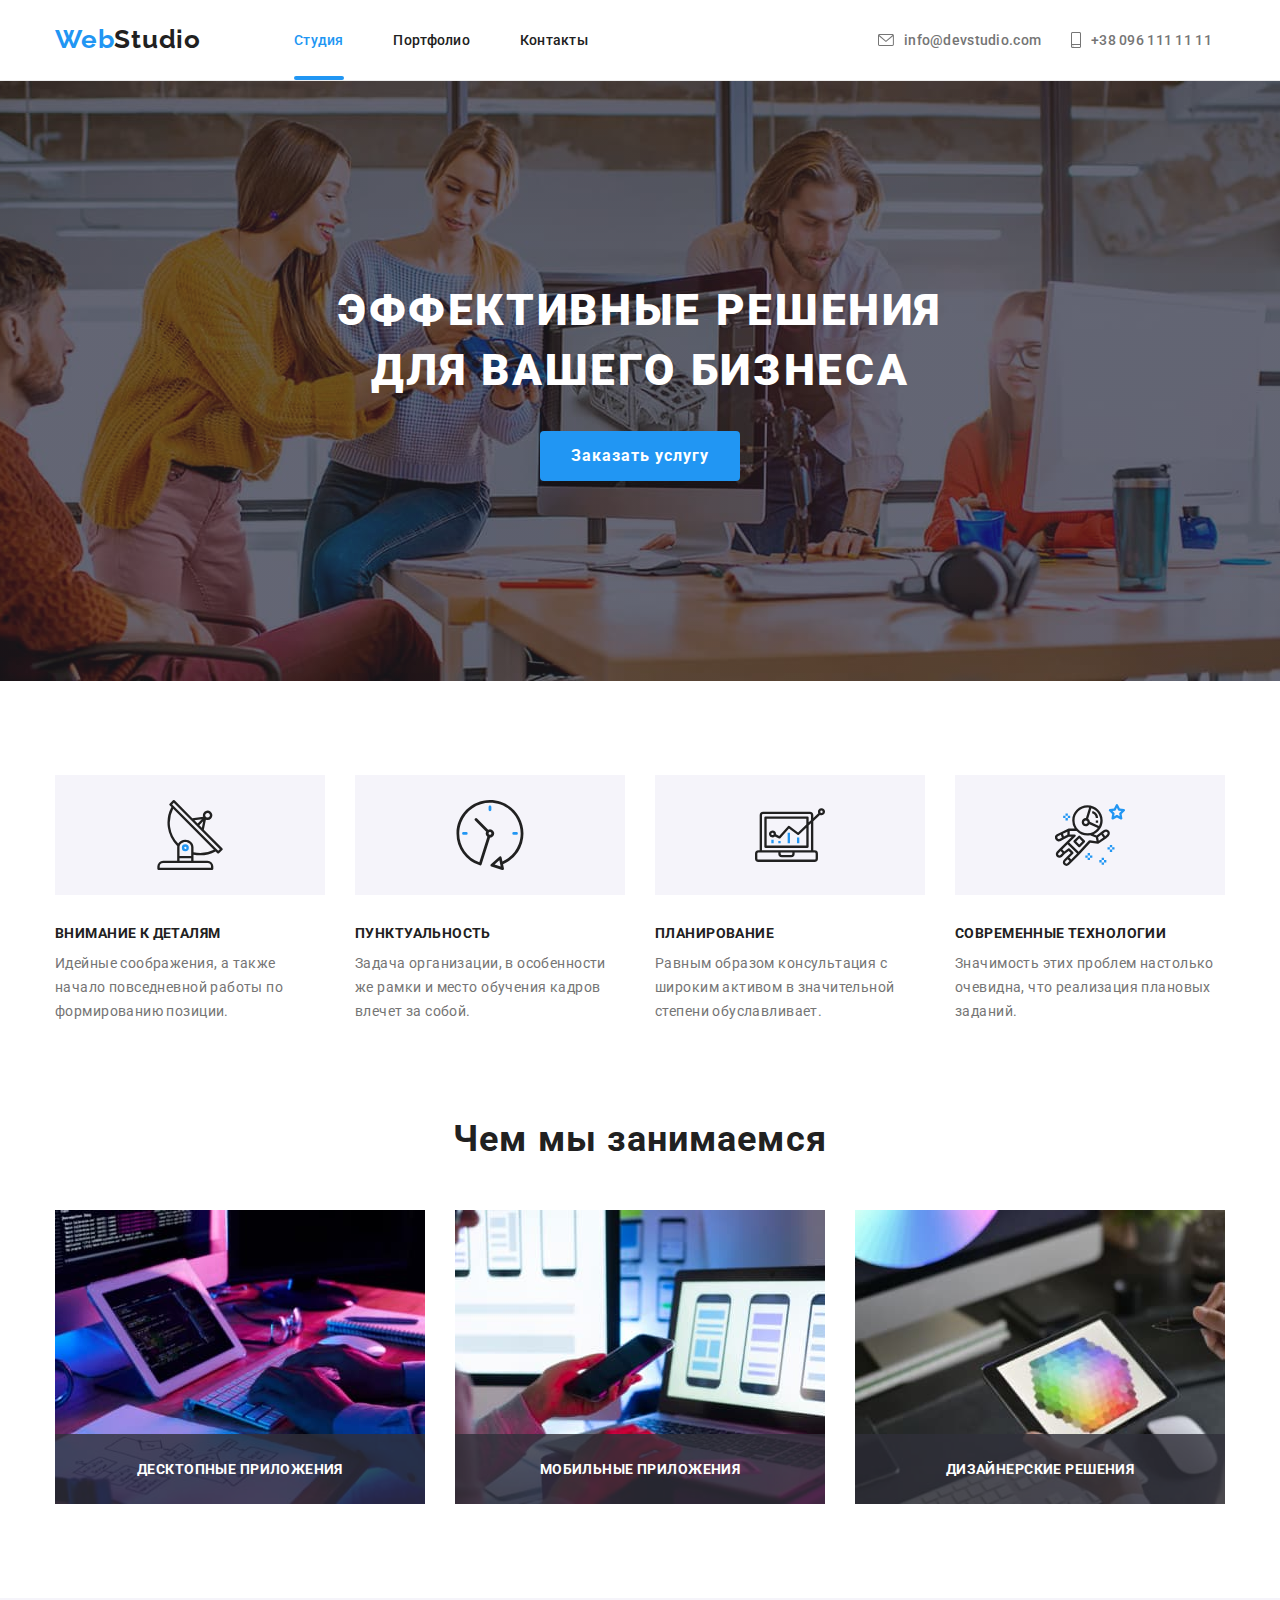
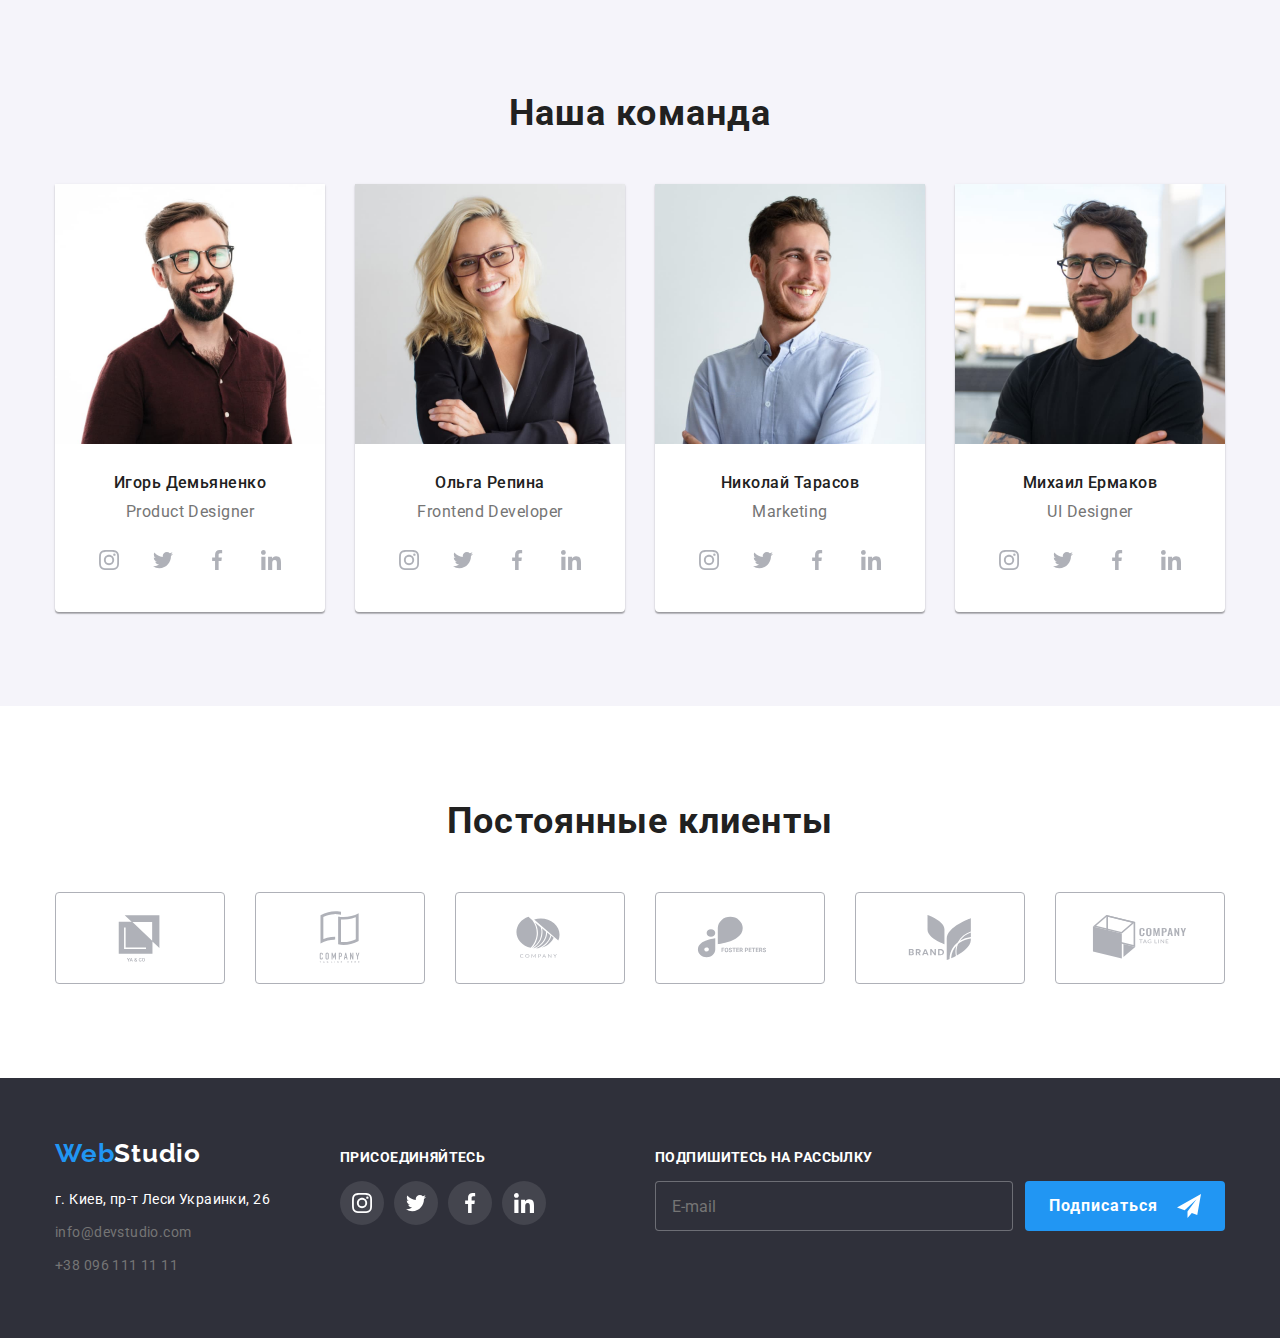
<file: index.html>
<!DOCTYPE html>
<html lang="ru">
  <head>
    <meta charset="UTF-8" />
    <meta http-equiv="X-UA-Compatible" content="IE=edge" />
    <meta name="viewport" content="width=device-width, initial-scale=1.0" />
    <title>WebStudio</title>
    <link
      rel="stylesheet"
      href="https://cdnjs.cloudflare.com/ajax/libs/modern-normalize/1.0.0/modern-normalize.min.css"
    />
    <link rel="preconnect" href="https://fonts.gstatic.com" />
    <link
      href="https://fonts.googleapis.com/css2?family=Raleway:wght@700&family=Roboto:wght@400;500;700;900&display=swap"
      rel="stylesheet"
    />
    <link rel="stylesheet" href="./css/styles.css" />
  </head>
  <body class="text-decoration">
    <header class="header">
      <div class="container">
        <nav class="nav">
          <a href="#" class="logo"><span class="logo-span">Web</span>Studio</a>
          <ul class="list nav-list">
            <li class="underline">
              <a class="link active" href="./index.html">Студия</a>
            </li>
            <li>
              <a class="link" href="./portfolio.html">Портфолио</a>
            </li>
            <li>
              <a class="link" href="#">Контакты</a>
            </li>
          </ul>
        </nav>
        <ul class="list media-list">
          <li class="media-list-item">
            <a class="link" href="mailto:info@devstudio.com">
              <svg class="header-icon" width="16" height="12">
                <use href="./images/icons.svg#icon-envelope"></use>
              </svg>
              info@devstudio.com
            </a>
          </li>
          <li class="media-list-item">
            <a class="link" href="tel:+380961111111">
              <svg class="header-icon" width="10" height="16">
                <use href="./images/icons.svg#icon-smartphone"></use>
              </svg>
              +38 096 111 11 11
            </a>
          </li>
        </ul>
      </div>
    </header>
    <main>
      <!-- Hero-->
      <section class="hero section">
        <div class="container">
          <h1 class="hero-title">Эффективные решения для вашего бизнеса</h1>
          <button data-modal-open class="sign-button" type="button">
            Заказать услугу
          </button>
        </div>
      </section>
      <!-- Service -->
      <section class="service section">
        <h2 class="hidden-heading">Наши преимущества</h2>
        <div class="container">
          <ul class="list service-list">
            <li class="service-list-item">
              <div class="service-list-icon">
                <svg width="70" height="70">
                  <use href="./images/icons.svg#icon-antenna"></use>
                </svg>
              </div>
              <h3 class="title">Внимание к деталям</h3>
              <p class="service-text">
                Идейные соображения, а также начало повседневной работы по
                формированию позиции.
              </p>
            </li>
            <li class="service-list-item">
              <div class="service-list-icon">
                <svg width="70" height="70">
                  <use href="./images/icons.svg#icon-clock"></use>
                </svg>
              </div>
              <h3 class="title">Пунктуальность</h3>
              <p class="service-text">
                Задача организации, в особенности же рамки и место обучения
                кадров влечет за собой.
              </p>
            </li>
            <li class="service-list-item">
              <div class="service-list-icon">
                <svg width="70" height="70">
                  <use href="./images/icons.svg#icon-diagram"></use>
                </svg>
              </div>
              <h3 class="title">Планирование</h3>
              <p class="service-text">
                Равным образом консультация с широким активом в значительной
                степени обуславливает.
              </p>
            </li>
            <li class="service-list-item">
              <div class="service-list-icon">
                <svg width="70" height="70">
                  <use href="./images/icons.svg#icon-astronaut"></use>
                </svg>
              </div>
              <h3 class="title">Современные технологии</h3>
              <p class="service-text">
                Значимость этих проблем настолько очевидна, что реализация
                плановых заданий.
              </p>
            </li>
          </ul>
        </div>
      </section>
      <!-- What we do -->
      <section class="section what-we-do-section">
        <div class="container">
          <h2 class="section-title">Чем мы занимаемся</h2>
          <ul class="list work-list">
            <li>
              <img
                src="./images/work1.jpg"
                alt="work1"
                width="370"
                height="294"
              />
              <h3 class="title">Десктопные приложения</h3>
            </li>
            <li>
              <img
                src="./images/work2.jpg"
                alt="work2"
                width="370"
                height="294"
              />
              <h3 class="title">Мобильные приложения</h3>
            </li>
            <li>
              <img
                src="./images/work3.jpg"
                alt="work3"
                width="370"
                height="294"
              />
              <h3 class="title">Дизайнерские решения</h3>
            </li>
          </ul>
        </div>
      </section>
      <section class="team section">
        <div class="container">
          <h2 class="section-title">Наша команда</h2>
          <!-- Team members -->
          <ul class="list team-list">
            <li>
              <img src="./images/ihor.jpg" alt="ihor" width="270" />
              <div>
                <div class="member-info">
                  <h3 class="member-name">Игорь Демьяненко</h3>
                  <p class="member-position">Product Designer</p>
                </div>
                <ul class="icons-list list">
                  <li>
                    <a href="#">
                      <svg class="icon">
                        <use href="./images/icons.svg#icon-instagram"></use>
                      </svg>
                    </a>
                  </li>
                  <li>
                    <a href="#">
                      <svg class="icon">
                        <use href="./images/icons.svg#icon-twitter"></use>
                      </svg>
                    </a>
                  </li>
                  <li>
                    <a href="#">
                      <svg class="icon">
                        <use href="./images/icons.svg#icon-facebook"></use>
                      </svg>
                    </a>
                  </li>
                  <li>
                    <a href="#">
                      <svg class="icon">
                        <use href="./images/icons.svg#icon-linkedin"></use>
                      </svg>
                    </a>
                  </li>
                </ul>
              </div>
            </li>
            <li>
              <img src="./images/olha.jpg" alt="olha" width="270" />
              <div>
                <div class="member-info">
                  <h3 class="member-name">Ольга Репина</h3>
                  <p class="member-position">Frontend Developer</p>
                </div>
                <ul class="icons-list list">
                  <li>
                    <a href="#">
                      <svg class="icon">
                        <use href="./images/icons.svg#icon-instagram"></use>
                      </svg>
                    </a>
                  </li>
                  <li>
                    <a href="#">
                      <svg class="icon">
                        <use href="./images/icons.svg#icon-twitter"></use>
                      </svg>
                    </a>
                  </li>
                  <li>
                    <a href="#">
                      <svg class="icon">
                        <use href="./images/icons.svg#icon-facebook"></use>
                      </svg>
                    </a>
                  </li>
                  <li>
                    <a href="#">
                      <svg class="icon">
                        <use href="./images/icons.svg#icon-linkedin"></use>
                      </svg>
                    </a>
                  </li>
                </ul>
              </div>
            </li>
            <li>
              <img src="./images/nicolai.jpg" alt="nicolai" width="270" />
              <div>
                <div class="member-info">
                  <h3 class="member-name">Николай Тарасов</h3>
                  <p class="member-position">Marketing</p>
                </div>
                <ul class="icons-list list">
                  <li>
                    <a href="#">
                      <svg class="icon">
                        <use href="./images/icons.svg#icon-instagram"></use>
                      </svg>
                    </a>
                  </li>
                  <li>
                    <a href="#">
                      <svg class="icon">
                        <use href="./images/icons.svg#icon-twitter"></use>
                      </svg>
                    </a>
                  </li>
                  <li>
                    <a href="#">
                      <svg class="icon">
                        <use href="./images/icons.svg#icon-facebook"></use>
                      </svg>
                    </a>
                  </li>
                  <li>
                    <a href="#">
                      <svg class="icon">
                        <use href="./images/icons.svg#icon-linkedin"></use>
                      </svg>
                    </a>
                  </li>
                </ul>
              </div>
            </li>
            <li>
              <img src="./images/mikhail.jpg" alt="mikhail" width="270" />
              <div>
                <div class="member-info">
                  <h3 class="member-name">Михаил Ермаков</h3>
                  <p class="member-position">UI Designer</p>
                </div>
                <ul class="icons-list list">
                  <li>
                    <a href="#">
                      <svg class="icon">
                        <use href="./images/icons.svg#icon-instagram"></use>
                      </svg>
                    </a>
                  </li>
                  <li>
                    <a href="#">
                      <svg class="icon">
                        <use href="./images/icons.svg#icon-twitter"></use>
                      </svg>
                    </a>
                  </li>
                  <li>
                    <a href="#">
                      <svg class="icon">
                        <use href="./images/icons.svg#icon-facebook"></use>
                      </svg>
                    </a>
                  </li>
                  <li>
                    <a href="#">
                      <svg class="icon">
                        <use href="./images/icons.svg#icon-linkedin"></use>
                      </svg>
                    </a>
                  </li>
                </ul>
              </div>
            </li>
          </ul>
        </div>
      </section>
      <!-- Regular customers -->
      <section class="section regular-customers">
        <div class="container">
          <h3 class="section-title">Постоянные клиенты</h3>
          <ul class="list customers-list">
            <li>
              <a href="#" class="customers-list-link">
                <svg class="regular-customer-icon" width="106" height="60">
                  <use href="./images/icons.svg#icon-company"></use>
                </svg>
              </a>
            </li>
            <li>
              <a href="#" class="customers-list-link">
                <svg class="regular-customer-icon" width="106" height="60">
                  <use href="./images/icons.svg#icon-company-1"></use>
                </svg>
              </a>
            </li>
            <li>
              <a href="#" class="customers-list-link">
                <svg class="regular-customer-icon" width="106" height="60">
                  <use href="./images/icons.svg#icon-company-2"></use>
                </svg>
              </a>
            </li>
            <li>
              <a href="#" class="customers-list-link">
                <svg class="regular-customer-icon" width="106" height="60">
                  <use href="./images/icons.svg#icon-company-3"></use>
                </svg>
              </a>
            </li>
            <li>
              <a href="#" class="customers-list-link">
                <svg class="regular-customer-icon" width="106" height="60">
                  <use href="./images/icons.svg#icon-company-4"></use>
                </svg>
              </a>
            </li>
            <li>
              <a href="#" class="customers-list-link">
                <svg class="regular-customer-icon" width="106" height="60">
                  <use href="./images/icons.svg#icon-company-5"></use>
                </svg>
              </a>
            </li>
          </ul>
        </div>
      </section>
    </main>
    <footer class="contacts">
      <div class="container footer-contacts">
        <div>
          <a href="#" class="logo logo-footer"
            ><span class="logo-span">Web</span>Studio</a
          >
          <address>
            <ul class="list address-list">
              <li>г. Киев, пр-т Леси Украинки, 26</li>
              <li>
                <a class="link" href="mailto:info@devstudio.com"
                  >info@devstudio.com</a
                >
              </li>
              <li>
                <a class="link" href="tel:+380961111111"> +38 096 111 11 11</a>
              </li>
            </ul>
          </address>
        </div>
        <div class="footer-social">
          <p class="footer-title">Присоединяйтесь</p>
          <ul class="icons-list-footer list">
            <li>
              <a href="#">
                <svg class="icon">
                  <use href="./images/icons.svg#icon-instagram"></use>
                </svg>
              </a>
            </li>
            <li>
              <a href="#">
                <svg class="icon">
                  <use href="./images/icons.svg#icon-twitter"></use>
                </svg>
              </a>
            </li>
            <li>
              <a href="#">
                <svg class="icon">
                  <use href="./images/icons.svg#icon-facebook"></use>
                </svg>
              </a>
            </li>
            <li>
              <a href="#">
                <svg class="icon">
                  <use href="./images/icons.svg#icon-linkedin"></use>
                </svg>
              </a>
            </li>
          </ul>
        </div>
        <div class="footer-mailing">
          <form class="mailing-form">
            <p class="footer-title">Подпишитесь на рассылку</p>
            <div class="mailing-block">
              <label>
                <input
                  class="input-mailing"
                  type="email"
                  name="email-mailing"
                  placeholder="E-mail"
                />
              </label>
              <button class="sign-button" type="submit">
                Подписаться
                <svg width="24" height="24">
                  <use href="./images/icons.svg#icon-send"></use>
                </svg>
              </button>
            </div>
          </form>
        </div>
      </div>
    </footer>
    <div data-modal class="backdrop is-hidden">
      <div class="modal-content">
        <button data-modal-close class="modal-close">
          <svg class="close-modal-icon">
            <use href="./images/icons.svg#icon-close"></use>
          </svg>
        </button>
        <form action="#" class="modal-form">
          <p class="modal-form-title">
            Оставьте свои данные, мы вам перезвоним
          </p>
          <label class="modal-form-field">
            Имя
            <span class="modal-form-field-wrap">
              <input
                type="text"
                minlength="2"
                name="user-name"
                class="modal-form-input"
                required
              />
              <svg class="modal-form-icon">
                <use href="./images/icons.svg#icon-person-form"></use>
              </svg>
            </span>
          </label>
          <label class="modal-form-field">
            Телефон
            <span class="modal-form-field-wrap">
              <input
                type="tel"
                pattern="[0-9]{3}-[0-9]{3}-[0-9]{2}-[0-9]{2}"
                name="user-phone"
                class="modal-form-input"
                required
              /><svg class="modal-form-icon">
                <use href="./images/icons.svg#icon-phone-form"></use>
              </svg>
            </span>
          </label>
          <label class="modal-form-field">
            Почта
            <span class="modal-form-field-wrap">
              <input
                type="email"
                name="user-email"
                class="modal-form-input"
                required
              />
              <svg class="modal-form-icon">
                <use href="./images/icons.svg#icon-email-form"></use>
              </svg>
            </span>
          </label>
          <label class="modal-form-field modal-form-area">
            Комментарий
            <textarea
              name="user-coment"
              class="modal-form-text"
              placeholder="Введите текст"
            ></textarea>
          </label>
          <input
            class="modal-form-check visually-hidden"
            type="checkbox"
            id="checkbox"
            name="user-agree"
            required
          />
          <label for="checkbox" class="modal-form-agree-label">
            <span class="modal-form-check-wrap"></span>
            Соглашаюсь с рассылкой и принимаю&nbsp
            <a href=""> Условия договора</a></label
          >
          <button type="submit" class="sign-button">Отправить</button>
        </form>
      </div>
    </div>
    <script src="./js/modal.js"></script>
  </body>
</html>
</file>
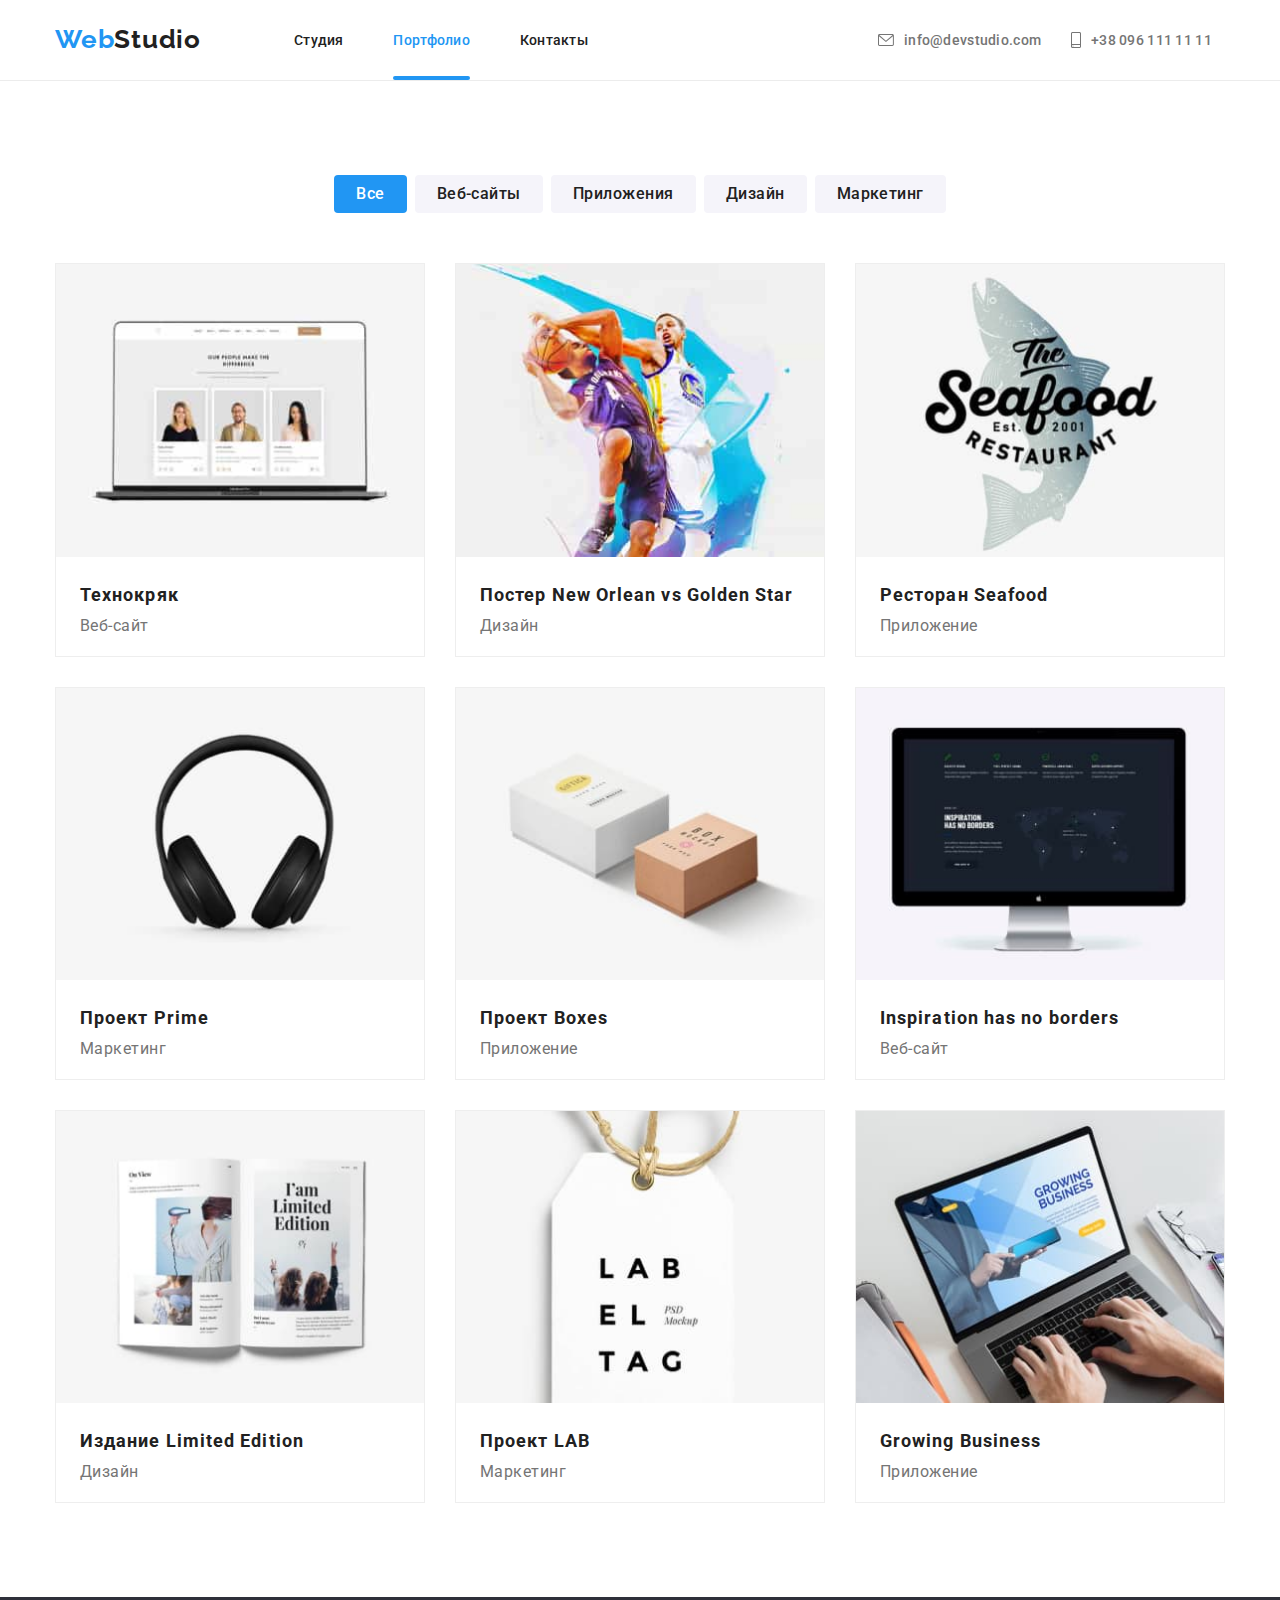
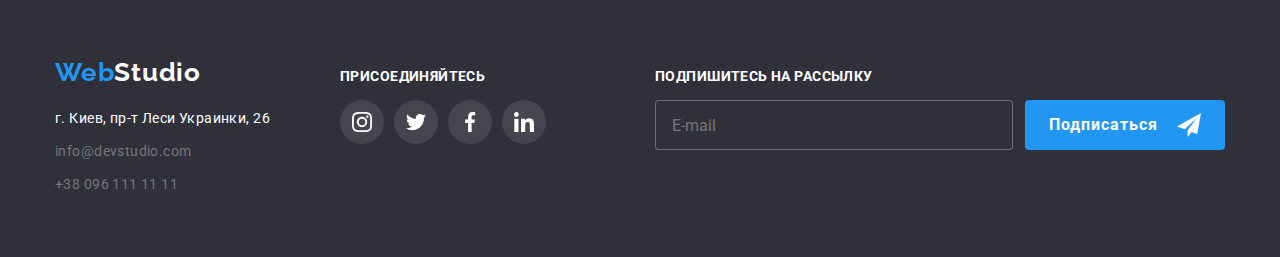
<file: portfolio.html>
<!DOCTYPE html>
<html lang="ru">
  <head>
    <meta charset="UTF-8" />
    <meta http-equiv="X-UA-Compatible" content="IE=edge" />
    <meta name="viewport" content="width=device-width, initial-scale=1.0" />
    <title>Portfolio</title>
    <link
      rel="stylesheet"
      href="https://cdnjs.cloudflare.com/ajax/libs/modern-normalize/1.0.0/modern-normalize.min.css"
    />
    <link rel="preconnect" href="https://fonts.gstatic.com" />
    <link
      href="https://fonts.googleapis.com/css2?family=Raleway:wght@700&family=Roboto:wght@400;500;700;900&display=swap"
      rel="stylesheet"
    />
    <link rel="stylesheet" href="./css/styles.css" />
  </head>
  <body>
    <header class="header">
      <div class="container">
        <nav class="nav">
          <a href="#" class="logo"><span class="logo-span">Web</span>Studio</a>
          <ul class="list nav-list">
            <li>
              <a class="link" href="./index.html">Студия</a>
            </li>
            <li class="underline">
              <a class="link active" href="./portfolio.html">Портфолио</a>
            </li>
            <li>
              <a class="link" href="#">Контакты</a>
            </li>
          </ul>
        </nav>
        <ul class="list media-list">
          <li class="media-list-item">
            <a class="link" href="mailto:info@devstudio.com">
              <svg class="header-icon" width="16" height="12">
                <use href="./images/icons.svg#icon-envelope"></use>
              </svg>
              info@devstudio.com
            </a>
          </li>
          <li class="media-list-item">
            <a class="link" href="tel:+380961111111">
              <svg class="header-icon" width="10" height="16">
                <use href="./images/icons.svg#icon-smartphone"></use>
              </svg>
              +38 096 111 11 11
            </a>
          </li>
        </ul>
      </div>
    </header>
    <main>
      <section class="section">
        <div class="container">
          <h1 class="hidden-heading">Portfolio</h1>
          <ul class="list filter-list">
            <li>
              <button class="filter filter-all" type="button">Все</button>
            </li>
            <li><button class="filter" type="button">Веб-сайты</button></li>
            <li><button class="filter" type="button">Приложения</button></li>
            <li><button class="filter" type="button">Дизайн</button></li>
            <li><button class="filter" type="button">Маркетинг</button></li>
          </ul>
          <ul class="list projects-list">
            <li>
              <a href="#" class="projects-list-item">
                <div class="description-img">
                  <img
                    src="./images/techcrack.jpg"
                    alt="techcrack"
                    width="370"
                  />
                  <p class="description-text">
                    Технокряк это современная площадка распространения
                    коронавируса. Компании используют эту платформу для
                    цифрового шпионажа и атак на защищённые сервера конкурентов.
                  </p>
                </div>
                <div class="project-info">
                  <h2 class="project-title">Технокряк</h2>
                  <p class="project-type">Веб-сайт</p>
                </div>
              </a>
            </li>
            <li>
              <a href="#" class="projects-list-item">
                <div class="description-img">
                  <img src="./images/poster.jpg" alt="poster" width="370" />
                  <p class="description-text">
                    Технокряк это современная площадка распространения
                    коронавируса. Компании используют эту платформу для
                    цифрового шпионажа и атак на защищённые сервера конкурентов.
                  </p>
                </div>
                <div class="project-info">
                  <h2 class="project-title">
                    Постер New Orlean vs Golden Star
                  </h2>
                  <p class="project-type">Дизайн</p>
                </div>
              </a>
            </li>
            <li>
              <a href="#" class="projects-list-item">
                <div class="description-img">
                  <img src="./images/seafood.jpg" alt="seafood" width="370" />
                  <p class="description-text">
                    Технокряк это современная площадка распространения
                    коронавируса. Компании используют эту платформу для
                    цифрового шпионажа и атак на защищённые сервера конкурентов.
                  </p>
                </div>
                <div class="project-info">
                  <h2 class="project-title">Ресторан Seafood</h2>
                  <p class="project-type">Приложение</p>
                </div>
              </a>
            </li>
            <li>
              <a href="#" class="projects-list-item">
                <div class="description-img">
                  <img src="./images/prime.jpg" alt="prime" width="370" />
                  <p class="description-text">
                    Технокряк это современная площадка распространения
                    коронавируса. Компании используют эту платформу для
                    цифрового шпионажа и атак на защищённые сервера конкурентов.
                  </p>
                </div>
                <div class="project-info">
                  <h2 class="project-title">Проект Prime</h2>
                  <p class="project-type">Маркетинг</p>
                </div>
              </a>
            </li>
            <li>
              <a href="#" class="projects-list-item">
                <div class="description-img">
                  <img src="./images/boxes.jpg" alt="boxes" width="370" />
                  <p class="description-text">
                    Технокряк это современная площадка распространения
                    коронавируса. Компании используют эту платформу для
                    цифрового шпионажа и атак на защищённые сервера конкурентов.
                  </p>
                </div>
                <div class="project-info">
                  <h2 class="project-title">Проект Boxes</h2>
                  <p class="project-type">Приложение</p>
                </div>
              </a>
            </li>
            <li>
              <a href="#" class="projects-list-item">
                <div class="description-img">
                  <img
                    src="./images/noborders.jpg"
                    alt="noborders"
                    width="370"
                  />
                  <p class="description-text">
                    Технокряк это современная площадка распространения
                    коронавируса. Компании используют эту платформу для
                    цифрового шпионажа и атак на защищённые сервера конкурентов.
                  </p>
                </div>
                <div class="project-info">
                  <h2 class="project-title">Inspiration has no borders</h2>
                  <p class="project-type">Веб-сайт</p>
                </div>
              </a>
            </li>
            <li>
              <a href="#" class="projects-list-item">
                <div class="description-img">
                  <img
                    src="./images/limedition.jpg"
                    alt="limedition"
                    width="370"
                  />
                  <p class="description-text">
                    Технокряк это современная площадка распространения
                    коронавируса. Компании используют эту платформу для
                    цифрового шпионажа и атак на защищённые сервера конкурентов.
                  </p>
                </div>
                <div class="project-info">
                  <h2 class="project-title">Издание Limited Edition</h2>
                  <p class="project-type">Дизайн</p>
                </div>
              </a>
            </li>
            <li>
              <a href="#" class="projects-list-item">
                <div class="description-img">
                  <img src="./images/lab.jpg" alt="lab" width="370" />
                  <p class="description-text">
                    Технокряк это современная площадка распространения
                    коронавируса. Компании используют эту платформу для
                    цифрового шпионажа и атак на защищённые сервера конкурентов.
                  </p>
                </div>
                <div class="project-info">
                  <h2 class="project-title">Проект LAB</h2>
                  <p class="project-type">Маркетинг</p>
                </div>
              </a>
            </li>
            <li>
              <a href="#" class="projects-list-item">
                <div class="description-img">
                  <img
                    src="./images/gbusiness.jpg"
                    alt="gbusiness"
                    width="370"
                  />
                  <p class="description-text">
                    Технокряк это современная площадка распространения
                    коронавируса. Компании используют эту платформу для
                    цифрового шпионажа и атак на защищённые сервера конкурентов.
                  </p>
                </div>
                <div class="project-info">
                  <h2 class="project-title">Growing Business</h2>
                  <p class="project-type">Приложение</p>
                </div>
              </a>
            </li>
          </ul>
        </div>
      </section>
    </main>
    <footer class="contacts">
      <div class="container footer-contacts">
        <div>
          <a href="#" class="logo logo-footer"
            ><span class="logo-span">Web</span>Studio</a
          >
          <address>
            <ul class="list address-list">
              <li>г. Киев, пр-т Леси Украинки, 26</li>
              <li>
                <a class="link" href="mailto:info@devstudio.com"
                  >info@devstudio.com</a
                >
              </li>
              <li>
                <a class="link" href="tel:+380961111111"> +38 096 111 11 11</a>
              </li>
            </ul>
          </address>
        </div>
        <div class="footer-social">
          <p class="footer-title">Присоединяйтесь</p>
          <ul class="icons-list-footer list">
            <li>
              <a href="#">
                <svg class="icon">
                  <use href="./images/icons.svg#icon-instagram"></use>
                </svg>
              </a>
            </li>
            <li>
              <a href="#">
                <svg class="icon">
                  <use href="./images/icons.svg#icon-twitter"></use>
                </svg>
              </a>
            </li>
            <li>
              <a href="#">
                <svg class="icon">
                  <use href="./images/icons.svg#icon-facebook"></use>
                </svg>
              </a>
            </li>
            <li>
              <a href="#">
                <svg class="icon">
                  <use href="./images/icons.svg#icon-linkedin"></use>
                </svg>
              </a>
            </li>
          </ul>
        </div>
        <div class="footer-mailing">
          <form class="mailing-form">
            <p class="footer-title">Подпишитесь на рассылку</p>
            <div class="mailing-block">
              <label>
                <input
                  class="input-mailing"
                  type="email"
                  name="email-mailing"
                  placeholder="E-mail"
                />
              </label>
              <button class="sign-button" type="submit">
                Подписаться
                <svg width="24" height="24">
                  <use href="./images/icons.svg#icon-send"></use>
                </svg>
              </button>
            </div>
          </form>
        </div>
      </div>
    </footer>
  </body>
</html>
</file>
<file: css/styles.css>
/* Variables  */
:root {
  --accent-color: #2196f3;
  --white-color: #ffffff;
  --main-text-color: #212121;
  --text-color: #757575;
  --background-dark-color: #2f303a;
  --background-light-color: #f5f4fa;
  --main-font: Roboto, sans-serif;
  --accent-font: Raleway, sans-serif;
  --icons-color: #afb1b8;
}
html {
  box-sizing: border-box;
}

h1,
h2,
h3,
h4,
h5,
h6,
p,
ul {
  margin: 0;
  padding: 0;
}
body {
  font-family: var(--main-font);
  font-style: normal;
  color: var(--main-text-color);
}
a {
  color: inherit;
  text-decoration: none;
}
img {
  display: block;
  max-width: 100%;
  height: auto;
}
.visually-hidden {
  position: absolute;
  width: 1px;
  height: 1px;
  margin: -1px;
  padding: 0;
  overflow: hidden;
  border: 0;
  clip: rect(0 0 0 0);
}
/* Animation */
.link,
.icons-list a,
.customers-list-link,
.filter {
  transition: color 250ms cubic-bezier(0.4, 0, 0.2, 1);
}

.icons-list a,
.icons-list-footer a,
.filter {
  transition: background-color 250ms cubic-bezier(0.4, 0, 0.2, 1);
}

.filter,
.projects-list-item {
  transition: box-shadow 250ms cubic-bezier(0.4, 0, 0.2, 1);
}

.hidden-heading {
  display: none;
}
.container {
  width: 1200px;
  margin: 0 auto;
  padding: 0 15px;
}
.section {
  padding: 94px 0;
}
.nav {
  display: flex;
  align-items: center;
}
.header .nav-list .active {
  color: var(--accent-color);
}
.header .nav-list .active::after {
  content: "";
  height: 4px;
  display: block;
  width: 100%;
  position: absolute;
  bottom: 0;
  left: 0;
  background-color: var(--accent-color);
  border-radius: 2px;
}
.list {
  list-style: none;
}

.section-title {
  font-weight: bold;
  font-size: 36px;
  line-height: 1.171;
  letter-spacing: 0.03em;
}
/* Button style */
.sign-button {
  background-color: var(--accent-color);
  color: var(--white-color);
  cursor: pointer;
  width: 200px;
  height: 50px;

  border: transparent;
  border-radius: 4px;
  font-weight: bold;
  font-size: 16px;
  line-height: 1.875;
  letter-spacing: 0.06em;

  display: flex;
  justify-content: space-evenly;
  align-items: center;
}
.header-icon {
  fill: currentColor;
}
.icon {
  width: 20px;
  height: 20px;
  fill: currentColor;
}
.icons-list,
.icons-list-footer {
  width: 206px;
  margin: 0 auto;
  display: flex;
  justify-content: space-between;
}
.icons-list a,
.icons-list-footer a {
  width: 44px;
  height: 44px;
  border-radius: 50%;
  display: flex;
  justify-content: center;
  align-items: center;
}
.icons-list a {
  color: var(--icons-color);
}
.icons-list a:hover,
.icons-list a:focus {
  color: var(--white-color);
  background-color: var(--accent-color);
}

.icons-list-footer a {
  color: var(--white-color);
  background-color: rgba(255, 255, 255, 0.1);
}
.icons-list-footer a:hover,
.icons-list-footer a:focus {
  background-color: var(--accent-color);
}

/* HEADER STYLE */
.header {
  background: var(--white-color);
  border-bottom: 1px solid #ececec;
}
.logo {
  font-family: var(--accent-font);
  font-size: 26px;
  font-weight: bold;
  line-height: 1.173;
  letter-spacing: 0.03em;
  padding-top: 24px;
  padding-bottom: 25px;
}
.logo-footer {
  padding: 0;
}
.logo-span {
  color: var(--accent-color);
}
.header .container {
  display: flex;
  align-items: center;
  width: 1170px;
  padding: 0;
}
.header .list {
  font-weight: 500;
  font-size: 14px;
  line-height: 1.172;
  letter-spacing: 0.02em;
  cursor: pointer;
}

.nav-list {
  display: flex;
  justify-content: space-between;
  margin-left: 93px;
  width: 294px;
}
.nav-list .link {
  display: block;
  color: var(--main-text-color);
}
.underline {
  position: relative;
}
.media-list {
  display: flex;
  justify-content: space-between;
  margin-left: 290px;
}
.media-list .link {
  color: var(--text-color);
  display: flex;
  justify-content: center;
  align-items: center;
}
.media-list-item:first-child {
  margin-right: 30px;
}

.media-list-item .header-icon {
  margin-right: 10px;
}
.media-list-item:hover .link {
  color: var(--accent-color);
}
.header .link {
  padding: 32px 0px;
}
.header .link:hover,
.header .link:focus {
  color: var(--accent-color);
}

/* Hero section */
.hero {
  margin: 0 auto;
  height: 600px;
  max-width: 1600px;
  background-image: linear-gradient(
      to right,
      rgba(47, 48, 58, 0.4),
      rgba(47, 48, 58, 0.4)
    ),
    url("../images/hero-background.jpg");
  background-repeat: no-repeat;
  background-position: center;
  background-size: cover;
  background-color: #c4c4c4;
  color: var(--white-color);
  padding: 200px 0px;
  text-align: center;
}
.hero .container {
  padding: 0px 252px;
  display: flex;
  flex-direction: column;
  align-items: center;
}
.hero-title {
  font-weight: 900;
  font-size: 44px;
  line-height: 1.362;
  letter-spacing: 0.06em;
  text-transform: uppercase;
  margin-bottom: 30px;
}

/* Service style*/

.service .title {
  font-weight: bold;
  font-size: 14px;
  line-height: 1.172;
  letter-spacing: 0.03em;
  text-transform: uppercase;
  margin-bottom: 10px;
}
.service-list {
  display: flex;
}

.service-list-item {
  width: 270px;
}
.service-list-icon {
  display: flex;
  justify-content: center;
  align-items: center;
  width: 270px;
  height: 120px;
  margin-bottom: 30px;
  background-color: var(--background-light-color);
}

.service-list li:not(:last-child) {
  margin-right: 30px;
}
.service-text {
  color: var(--text-color);
  font-size: 14px;
  line-height: 1.714;
  letter-spacing: 0.03em;
}
/* What we do STYLES */
.what-we-do-section {
  padding-top: 0px;
}
.what-we-do-section .title {
  font-weight: bold;
  font-size: 14px;
  line-height: 1.172;
  letter-spacing: 0.03em;
  text-transform: uppercase;
  height: 70px;
  color: var(--white-color);
  background: rgba(47, 48, 58, 0.8);
  width: 370px;
  position: absolute;
  bottom: 0;
  left: 0;
  display: flex;
  justify-content: center;
  align-items: center;
}
.work-list {
  display: flex;
}
.work-list li {
  position: relative;
}
.work-list li:not(:last-child) {
  margin-right: 30px;
}
.section-title {
  margin-bottom: 50px;
  text-align: center;
}

/*TEAM STYLE */
.team {
  background: var(--background-light-color);
}
.member-info {
  padding-top: 30px;
  padding-bottom: 16px;
}
.member-name {
  font-weight: 500;
  font-size: 16px;
  line-height: 1.171;
  letter-spacing: 0.03em;
  margin-bottom: 10px;
}
.member-position {
  color: var(--text-color);
  font-size: 16px;
  line-height: 1.171;
  letter-spacing: 0.03em;
}

.team-list {
  display: flex;
}
.team-list > li:not(:last-child) {
  margin-right: 30px;
}
.team-list > li {
  text-align: center;
  background-color: var(--white-color);
  box-shadow: 0px 1px 3px rgba(0, 0, 0, 0.12), 0px 1px 1px rgba(0, 0, 0, 0.14),
    0px 2px 1px rgba(0, 0, 0, 0.2);
  border-radius: 0px 0px 4px 4px;
  padding-bottom: 30px;
}
/* Regular customers */
.regular-customer-icon {
  fill: currentColor;
}
.customers-list {
  display: flex;
  justify-content: center;
  align-items: center;
}
.customers-list > li {
  color: var(--icons-color);
  width: 170px;
  height: 92px;
}
.customers-list > li:not(:last-child) {
  margin-right: 30px;
}
.customers-list-link {
  width: 100%;
  height: 100%;
  display: flex;
  border: 1px solid var(--icons-color);
  border-radius: 4px;
  justify-content: center;
  align-items: center;
}
.customers-list-link:hover,
.customers-list-link:focus {
  color: var(--accent-color);
  cursor: pointer;
  border: 1px solid var(--accent-color);
}

/* Buttons filters */
.filter-list {
  display: flex;
  justify-content: center;
  margin-bottom: 50px;
}
.filter-list li:not(:last-child) {
  margin-right: 8px;
}
.filter {
  background: var(--background-light-color);
  border-radius: 4px;
  border-width: 0px;
  color: var(--main-text-color);
  font-weight: 500;
  font-size: 16px;
  line-height: 1.625;
  letter-spacing: 0.03em;
  height: 38px;
  cursor: pointer;
  padding: 6px 22px;
}
.filter-all {
  background: var(--accent-color);
  color: var(--white-color);
}

.filter:hover,
.filter:focus {
  border: none;
  background: var(--accent-color);
  color: var(--white-color);
  box-shadow: 0px 3px 1px rgba(0, 0, 0, 0.1), 0px 1px 2px rgba(0, 0, 0, 0.08),
    0px 2px 2px rgba(0, 0, 0, 0.12);
}
/* Projects in Portfolio*/
.projects-list {
  display: flex;
  flex-wrap: wrap;
  margin-right: -30px;
  margin-bottom: -30px;
}
.projects-list li {
  border: 1px solid #eeeeee;
  background-color: var(--white-color);
  margin-right: 30px;
  margin-bottom: 30px;
  width: 370px;
  cursor: pointer;
}

.projects-list-item {
  display: block;
}
.projects-list-item:focus,
.projects-list-item:hover {
  box-shadow: 0px 1px 1px rgba(0, 0, 0, 0.12), 0px 4px 4px rgba(0, 0, 0, 0.06),
    1px 4px 6px rgba(0, 0, 0, 0.16);
}

.project-info {
  padding: 20px 24px;
}
.project-title {
  font-weight: bold;
  font-size: 18px;
  line-height: 2;
  letter-spacing: 0.06em;
  margin-bottom: 4px;
}
.project-type {
  color: var(--text-color);
  font-size: 16px;
  line-height: 1.171;
  letter-spacing: 0.03em;
}
.description-img {
  position: relative;
  overflow: hidden;
}
.description-text {
  position: absolute;
  left: 0;
  top: 0;
  width: 100%;
  height: 100%;

  display: flex;
  justify-content: center;
  align-items: center;
  padding: 63px 24px;

  font-size: 18px;
  line-height: 1.56;
  letter-spacing: 0.03em;
  color: var(--white-color);
  background-color: var(--accent-color);

  transform: translateY(100%);
  opacity: 0;

  transition: transform 250ms cubic-bezier(0.4, 0, 0.2, 1),
    opacity 250ms cubic-bezier(0.4, 0, 0.2, 1);
}

.projects-list-item:hover .description-text,
.projects-list-item:focus .description-text {
  transform: translateY(0%);
  opacity: 1;
}
/*CONTACTS STYLE */

.contacts {
  background: var(--background-dark-color);
  color: var(--white-color);
  padding-top: 60px;
  padding-bottom: 60px;
}
.contacts address {
  margin-top: 20px;
}
.address-list {
  font-size: 14px;
  line-height: 1.714;
  letter-spacing: 0.03em;
  font-style: normal;
}
.address-list li:not(:last-child) {
  margin-bottom: 9px;
}
.address-list .link {
  color: var(--text-color);
}
.address-list .link:hover,
.address-list .link:focus {
  color: var(--white-color);
}
.footer-contacts {
  display: flex;
  align-items: baseline;
}
.footer-social {
  margin-left: 70px;
}
.footer-title {
  margin-bottom: 16px;
  font-weight: 700;
  font-size: 14px;
  line-height: 1.172;
  letter-spacing: 0.03em;
  text-transform: uppercase;
}

/* Mailing subscription */
.footer-mailing {
  margin-left: auto;
}
.mailing-block {
  display: flex;
}

.input-mailing {
  width: 358px;
  height: 50px;
  padding: 15px 16px;
  margin-right: 12px;
  color: var(--white-color);
  border: 1px solid rgba(255, 255, 255, 0.3);
  border-radius: 4px;
  outline: none;
  background-color: var(--background-dark-color);
}
.input-mailing:focus,
.input-mailing:focus {
  border-color: var(--accent-color);
}

/* Modal window */
.backdrop {
  position: fixed;
  top: 0;
  left: 0;
  width: 100%;
  height: 100%;
  background-color: rgba(0, 0, 0, 0.2);
  transition: opacity 250ms cubic-bezier(0.4, 0, 0.2, 1);
}
.backdrop.is-hidden {
  opacity: 0;
  pointer-events: none;
}
.backdrop.is-hidden .modal-content {
  transform: translate(-50%, -50%) scale(0);
}
.modal-content {
  position: absolute;
  top: 50%;
  left: 50%;
  transform: translate(-50%, -50%) scale(1);
  width: 528px;
  height: 581px;
  padding: 40px 40px 50px 40px;
  background-color: var(--white-color);

  transition: transform 500ms cubic-bezier(0.4, 0, 0.2, 1),
    opacity 500ms cubic-bezier(0.4, 0, 0.2, 1);
}
.modal-close {
  position: absolute;
  right: 8px;
  top: 8px;
  display: flex;
  justify-content: center;
  align-items: center;
  width: 30px;
  height: 30px;

  background-color: var(--background-color);
  border: 1px solid rgba(0, 0, 0, 0.1);
  border-radius: 50%;
  cursor: pointer;
}
.modal-close:hover {
  color: var(--accent-color);
}
.close-modal-icon {
  width: 11px;
  height: 11px;
  fill: currentColor;
  transition: color 250ms cubic-bezier(0.4, 0, 0.2, 1);
}
.modal-form {
  display: flex;
  flex-direction: column;
  justify-content: center;
}

.modal-form .sign-button {
  align-self: center;
}

.modal-form-input {
  width: 100%;
  height: 40px;
  border: 1px solid rgba(33, 33, 33, 0.2);
  border-radius: 4px;
  padding-left: 40px;
  outline: none;
  transition: border-color 250ms cubic-bezier(0.4, 0, 0.2, 1);
}
.modal-form-input:focus,
.modal-form-text:focus {
  border-color: var(--accent-color);
}

.modal-form-input:focus + .modal-form-icon {
  fill: var(--accent-color);
}

.modal-form-title {
  text-align: center;
  font-weight: 700;
  font-size: 20px;
  margin-bottom: 12px;
}
.modal-form-field {
  font-size: 12px;
  font-weight: 400;
  color: var(--text-color);
  display: inline-block;
  margin-bottom: 10px;
}
.modal-form-area {
  margin-bottom: 20px;
}
.modal-form-field-wrap {
  position: relative;
  display: block;
  margin-top: 4px;
}
.modal-form-icon {
  position: absolute;
  top: 50%;
  left: 15px;
  transform: translateY(-50%);
  width: 18px;
  height: 18px;
  display: flex;
  align-items: center;
  justify-content: center;
  transition: fill 250ms cubic-bezier(0.4, 0, 0.2, 1);
}
.modal-form-text {
  width: 100%;
  height: 120px;
  resize: none;
  padding: 12px 16px;
  margin-top: 4px;
  border: 1px solid rgba(33, 33, 33, 0.2);
  border-radius: 4px;
  outline: none;
}
.modal-form-text::placeholder {
  font-size: 14px;
  line-height: 1.142;
  letter-spacing: 0.01em;
  color: rgba(117, 117, 117, 0.5);
}
.modal-form-agree-label {
  font-size: 14px;
  line-height: 1.714;
  letter-spacing: 0.03em;
  color: var(--text-color);
  margin-bottom: 40px;
  cursor: pointer;
  display: flex;
  justify-content: center;
  align-items: center;
}
.modal-form-agree-label a {
  color: var(--accent-color);
  text-decoration: underline;
}

.modal-form-check-wrap {
  width: 16px;
  height: 15px;
  background-image: url("../images/check.svg");
  background-repeat: no-repeat;
  background-position: center;
  border: 2px solid var(--main-text-color);
  border-radius: 3px;
  margin-right: 8px;
  display: inline-block;
  transition: background-color 250ms cubic-bezier(0.4, 0, 0.2, 1),
    border-color 250ms cubic-bezier(0.4, 0, 0.2, 1);
}
.modal-form-check:focus + .modal-form-agree-label .modal-form-check-wrap {
  border-color: var(--accent-color);
}
.modal-form-check:checked + .modal-form-agree-label .modal-form-check-wrap {
  background-color: var(--accent-color);
  border-color: var(--accent-color);
}
</file>
